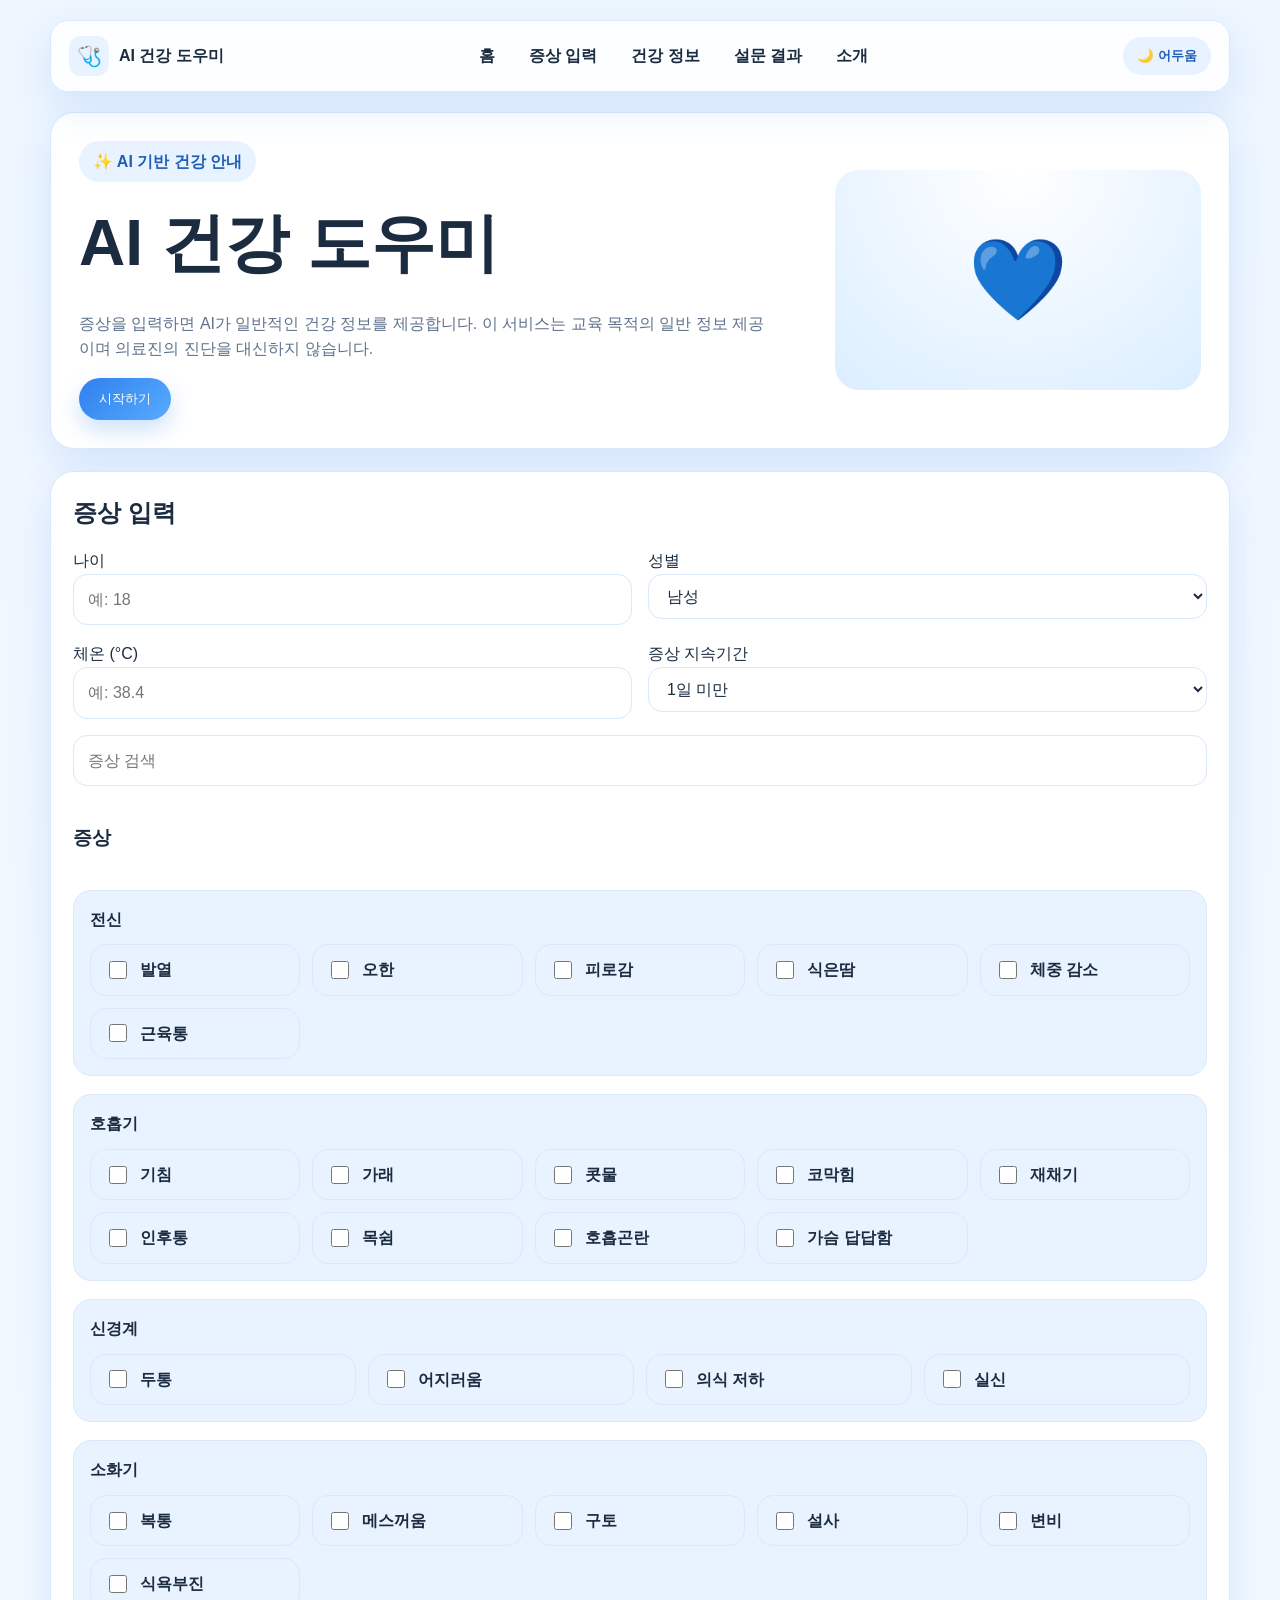
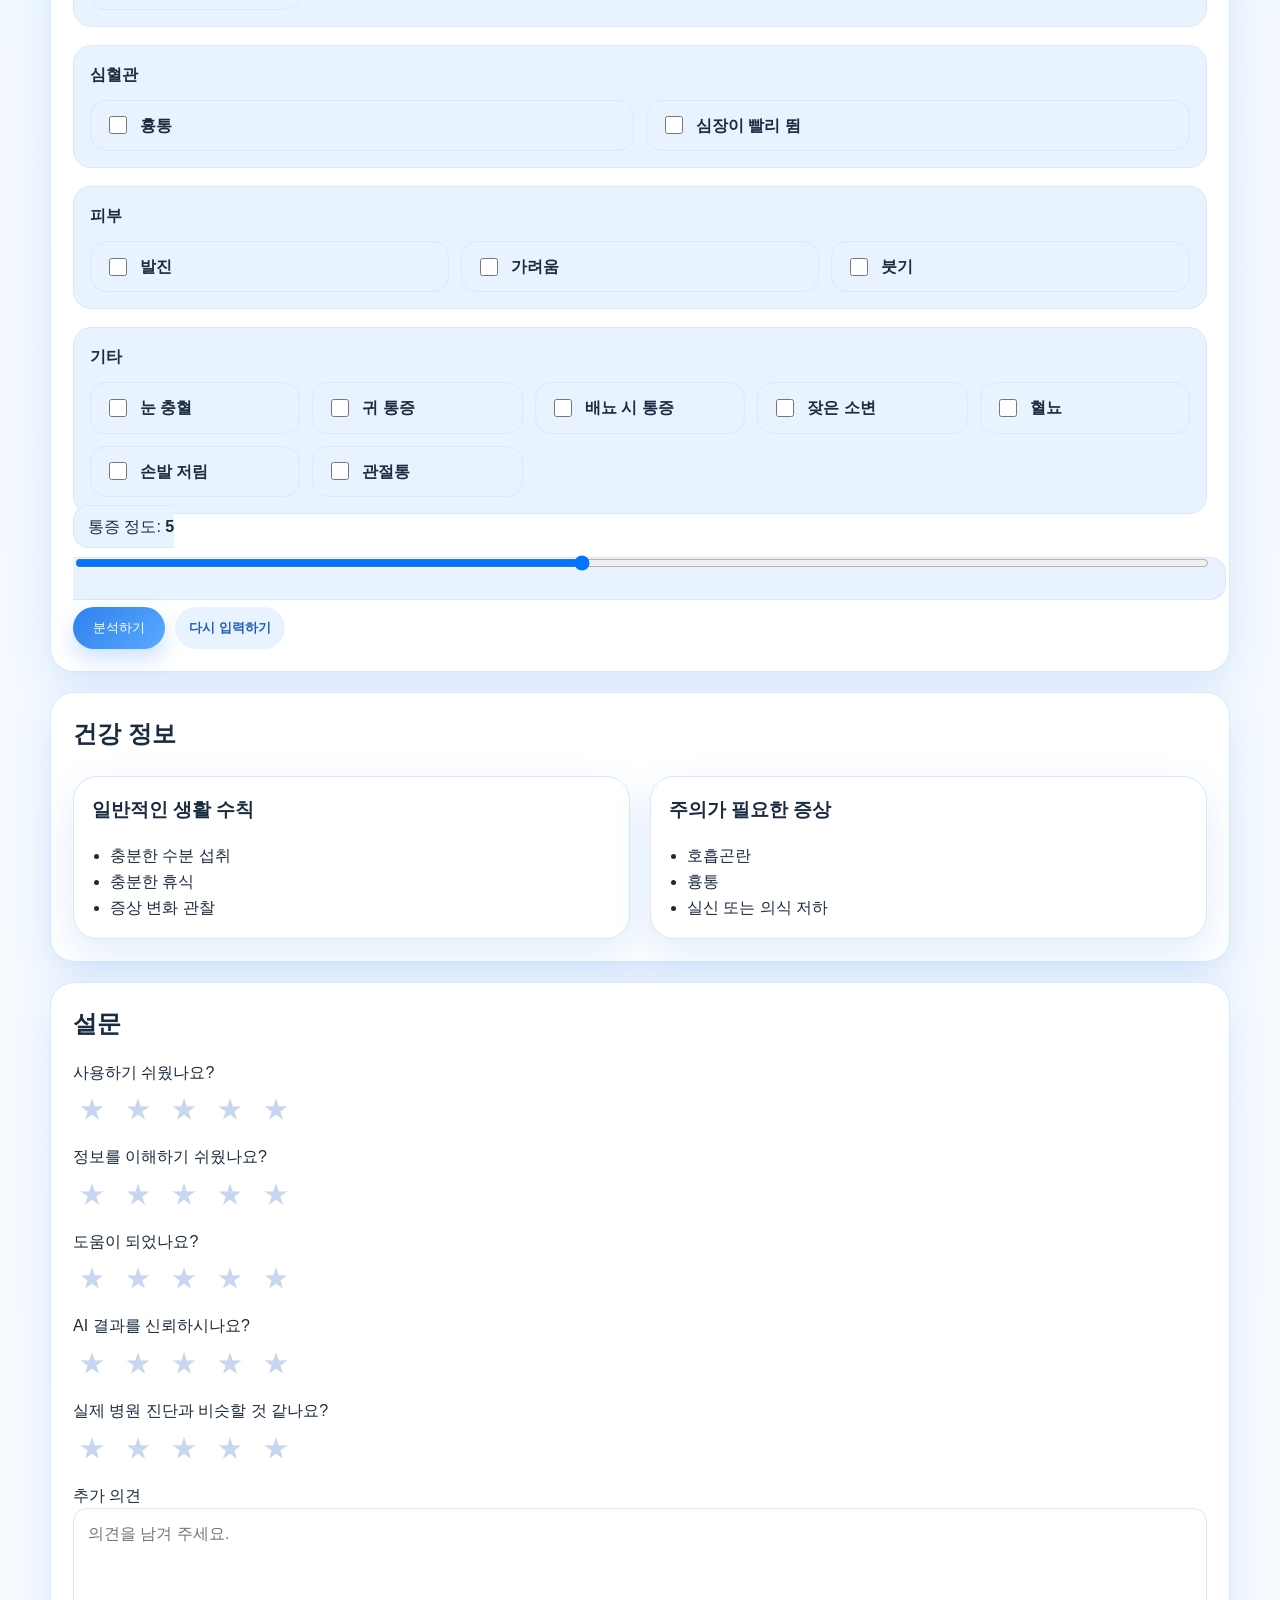
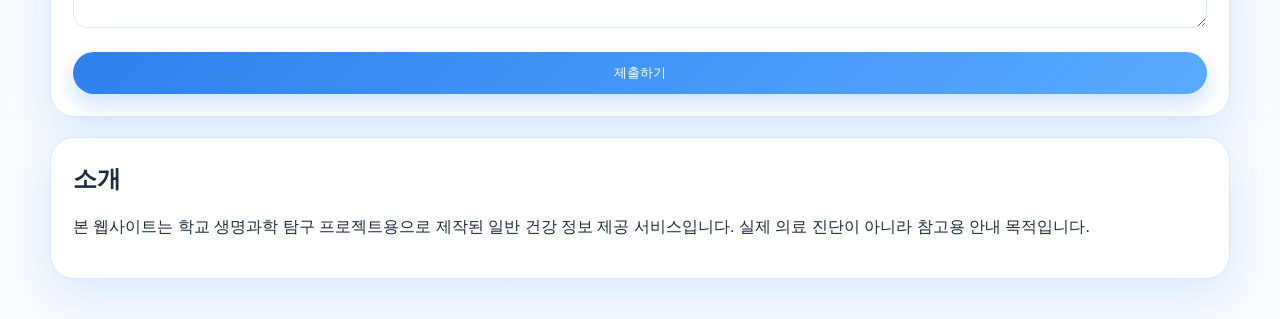
<file: index.html>
<!DOCTYPE html>
<html lang="ko">
<head>
  <meta charset="UTF-8" />
  <meta name="viewport" content="width=device-width, initial-scale=1.0" />
  <title>AI 건강 도우미</title>
  <link rel="stylesheet" href="style.css" />
</head>
<body>
  <div class="loader" id="loader">
    <div class="loader-spinner"></div>
  </div>

  <div class="page-shell">
    <nav class="topbar">
      <div class="brand">
        <div class="logo">🩺</div>
        <span>AI 건강 도우미</span>
      </div>

      <div class="nav-links">
        <a href="#home">홈</a>
        <a href="#symptomForm">증상 입력</a>
        <a href="#healthInfo">건강 정보</a>
        <a href="#surveySection">설문 결과</a>
        <a href="#about">소개</a>
      </div>

      <div class="nav-actions">
        <button id="themeBtn" class="icon-btn" type="button">🌙 어두움</button>
      </div>
    </nav>

    <header class="hero-card" id="home">
      <div class="hero-copy">
        <span class="pill">✨ AI 기반 건강 안내</span>
        <h1>AI 건강 도우미</h1>
        <p>
          증상을 입력하면 AI가 일반적인 건강 정보를 제공합니다.
          이 서비스는 교육 목적의 일반 정보 제공이며 의료진의 진단을 대신하지 않습니다.
        </p>
        <button id="startBtn" type="button" class="primary-btn">시작하기</button>
      </div>
      <div class="hero-icon" aria-hidden="true">💙</div>
    </header>

    <main class="content-grid">
      <section class="card" id="symptomForm">
        <div class="section-title">
          <h2>증상 입력</h2>
        </div>

        <div class="form-grid">
          <label>
            <span>나이</span>
            <input id="ageInput" type="number" min="0" max="120" placeholder="예: 18" />
          </label>
          <label>
            <span>성별</span>
            <select id="genderSelect">
              <option value="남성">남성</option>
              <option value="여성">여성</option>
              <option value="기타">기타</option>
            </select>
          </label>
          <label>
            <span>체온 (°C)</span>
            <input id="tempInput" type="number" step="0.1" min="30" max="45" placeholder="예: 38.4" />
          </label>
          <label>
            <span>증상 지속기간</span>
            <select id="durationSelect">
              <option value="1일 미만">1일 미만</option>
              <option value="1–3일">1–3일</option>
              <option value="4–7일">4–7일</option>
              <option value="1주 이상">1주 이상</option>
            </select>
          </label>
        </div>

        <div class="search-box" style="margin-top:16px;">
          <input id="symptomSearch" type="search" placeholder="증상 검색" />
        </div>

        <div class="section-title" style="margin-top:18px;">
          <h3>증상</h3>
        </div>

        <div class="symptom-group">
          <h4>전신</h4>
          <div class="symptom-grid">
            <label class="symptom-item"><input type="checkbox" value="발열" /> 발열</label>
            <label class="symptom-item"><input type="checkbox" value="오한" /> 오한</label>
            <label class="symptom-item"><input type="checkbox" value="피로감" /> 피로감</label>
            <label class="symptom-item"><input type="checkbox" value="식은땀" /> 식은땀</label>
            <label class="symptom-item"><input type="checkbox" value="체중 감소" /> 체중 감소</label>
            <label class="symptom-item"><input type="checkbox" value="근육통" /> 근육통</label>
          </div>
        </div>

        <div class="symptom-group">
          <h4>호흡기</h4>
          <div class="symptom-grid">
            <label class="symptom-item"><input type="checkbox" value="기침" /> 기침</label>
            <label class="symptom-item"><input type="checkbox" value="가래" /> 가래</label>
            <label class="symptom-item"><input type="checkbox" value="콧물" /> 콧물</label>
            <label class="symptom-item"><input type="checkbox" value="코막힘" /> 코막힘</label>
            <label class="symptom-item"><input type="checkbox" value="재채기" /> 재채기</label>
            <label class="symptom-item"><input type="checkbox" value="인후통" /> 인후통</label>
            <label class="symptom-item"><input type="checkbox" value="목쉼" /> 목쉼</label>
            <label class="symptom-item"><input type="checkbox" value="호흡곤란" /> 호흡곤란</label>
            <label class="symptom-item"><input type="checkbox" value="가슴 답답함" /> 가슴 답답함</label>
          </div>
        </div>

        <div class="symptom-group">
          <h4>신경계</h4>
          <div class="symptom-grid">
            <label class="symptom-item"><input type="checkbox" value="두통" /> 두통</label>
            <label class="symptom-item"><input type="checkbox" value="어지러움" /> 어지러움</label>
            <label class="symptom-item"><input type="checkbox" value="의식 저하" /> 의식 저하</label>
            <label class="symptom-item"><input type="checkbox" value="실신" /> 실신</label>
          </div>
        </div>

        <div class="symptom-group">
          <h4>소화기</h4>
          <div class="symptom-grid">
            <label class="symptom-item"><input type="checkbox" value="복통" /> 복통</label>
            <label class="symptom-item"><input type="checkbox" value="메스꺼움" /> 메스꺼움</label>
            <label class="symptom-item"><input type="checkbox" value="구토" /> 구토</label>
            <label class="symptom-item"><input type="checkbox" value="설사" /> 설사</label>
            <label class="symptom-item"><input type="checkbox" value="변비" /> 변비</label>
            <label class="symptom-item"><input type="checkbox" value="식욕부진" /> 식욕부진</label>
          </div>
        </div>

        <div class="symptom-group">
          <h4>심혈관</h4>
          <div class="symptom-grid">
            <label class="symptom-item"><input type="checkbox" value="흉통" /> 흉통</label>
            <label class="symptom-item"><input type="checkbox" value="심장이 빨리 뜀" /> 심장이 빨리 뜀</label>
          </div>
        </div>

        <div class="symptom-group">
          <h4>피부</h4>
          <div class="symptom-grid">
            <label class="symptom-item"><input type="checkbox" value="발진" /> 발진</label>
            <label class="symptom-item"><input type="checkbox" value="가려움" /> 가려움</label>
            <label class="symptom-item"><input type="checkbox" value="붓기" /> 붓기</label>
          </div>
        </div>

        <div class="symptom-group">
          <h4>기타</h4>
          <div class="symptom-grid">
            <label class="symptom-item"><input type="checkbox" value="눈 충혈" /> 눈 충혈</label>
            <label class="symptom-item"><input type="checkbox" value="귀 통증" /> 귀 통증</label>
            <label class="symptom-item"><input type="checkbox" value="배뇨 시 통증" /> 배뇨 시 통증</label>
            <label class="symptom-item"><input type="checkbox" value="잦은 소변" /> 잦은 소변</label>
            <label class="symptom-item"><input type="checkbox" value="혈뇨" /> 혈뇨</label>
            <label class="symptom-item"><input type="checkbox" value="손발 저림" /> 손발 저림</label>
            <label class="symptom-item"><input type="checkbox" value="관절통" /> 관절통</label>
          </div>
        </div>

        <label class="range-wrap">
          <span>통증 정도: <strong id="painValue">5</strong></span>
          <input id="painSlider" type="range" min="1" max="10" value="5" />
        </label>

        <div class="action-row">
          <button id="analyzeBtn" type="button" class="primary-btn">분석하기</button>
          <button id="resetBtn" type="button" class="secondary-btn">다시 입력하기</button>
        </div>
      </section>

      <section class="card hidden" id="resultCard">
        <div class="section-title">
          <h2>분석 결과</h2>
        </div>

        <div id="emergencyNotice" class="hidden"></div>

        <div class="info-grid">
          <article class="info-card">
            <h3>가능성 있는 질환</h3>
            <p id="resultDiseases">-</p>
          </article>
          <article class="info-card">
            <h3>위험도</h3>
            <p id="resultRisk">-</p>
          </article>
          <article class="info-card">
            <h3>건강관리 방법</h3>
            <div id="resultManagement"></div>
          </article>
          <article class="info-card">
            <h3>병원 방문이 필요한 경우</h3>
            <div id="resultHospital"></div>
          </article>
          <article class="info-card">
            <h3>일반적인 의약품 성분</h3>
            <p id="resultDrugs">-</p>
          </article>
          <article class="info-card">
            <h3>주의사항</h3>
            <p id="resultWarning">-</p>
          </article>
        </div>

        <p class="disclaimer" id="disclaimer">
          본 결과는 일반적인 건강 정보이며 의료진의 진단을 대신하지 않습니다.
        </p>
      </section>

      <section class="card" id="healthInfo">
        <div class="section-title">
          <h2>건강 정보</h2>
        </div>
        <div class="info-grid">
          <article class="info-card">
            <h3>일반적인 생활 수칙</h3>
            <ul>
              <li>충분한 수분 섭취</li>
              <li>충분한 휴식</li>
              <li>증상 변화 관찰</li>
            </ul>
          </article>
          <article class="info-card">
            <h3>주의가 필요한 증상</h3>
            <ul>
              <li>호흡곤란</li>
              <li>흉통</li>
              <li>실신 또는 의식 저하</li>
            </ul>
          </article>
        </div>
      </section>

      <section class="card" id="surveySection">
        <div class="section-title">
          <h2>설문</h2>
        </div>

        <form id="surveyForm" class="survey-grid">
          <div>
            <label>사용하기 쉬웠나요?</label>
            <div class="star-row" data-question="ease"></div>
          </div>
          <div>
            <label>정보를 이해하기 쉬웠나요?</label>
            <div class="star-row" data-question="understand"></div>
          </div>
          <div>
            <label>도움이 되었나요?</label>
            <div class="star-row" data-question="helpful"></div>
          </div>
          <div>
            <label>AI 결과를 신뢰하시나요?</label>
            <div class="star-row" data-question="trust"></div>
          </div>
          <div>
            <label>실제 병원 진단과 비슷할 것 같나요?</label>
            <div class="star-row" data-question="similarity"></div>
          </div>
          <label>
            <span>추가 의견</span>
            <textarea id="commentInput" class="comment-box" placeholder="의견을 남겨 주세요."></textarea>
          </label>

          <button type="submit" class="primary-btn">제출하기</button>
          <p id="thankYou" class="thank-you hidden">감사합니다! 응답이 저장되었습니다.</p>
        </form>
      </section>

      <section class="card" id="about">
        <div class="section-title">
          <h2>소개</h2>
        </div>
        <p>
          본 웹사이트는 학교 생명과학 탐구 프로젝트용으로 제작된 일반 건강 정보 제공 서비스입니다.
          실제 의료 진단이 아니라 참고용 안내 목적입니다.
        </p>
      </section>
    </main>
  </div>

  <script src="script.js"></script>
</body>
</html>
</file>
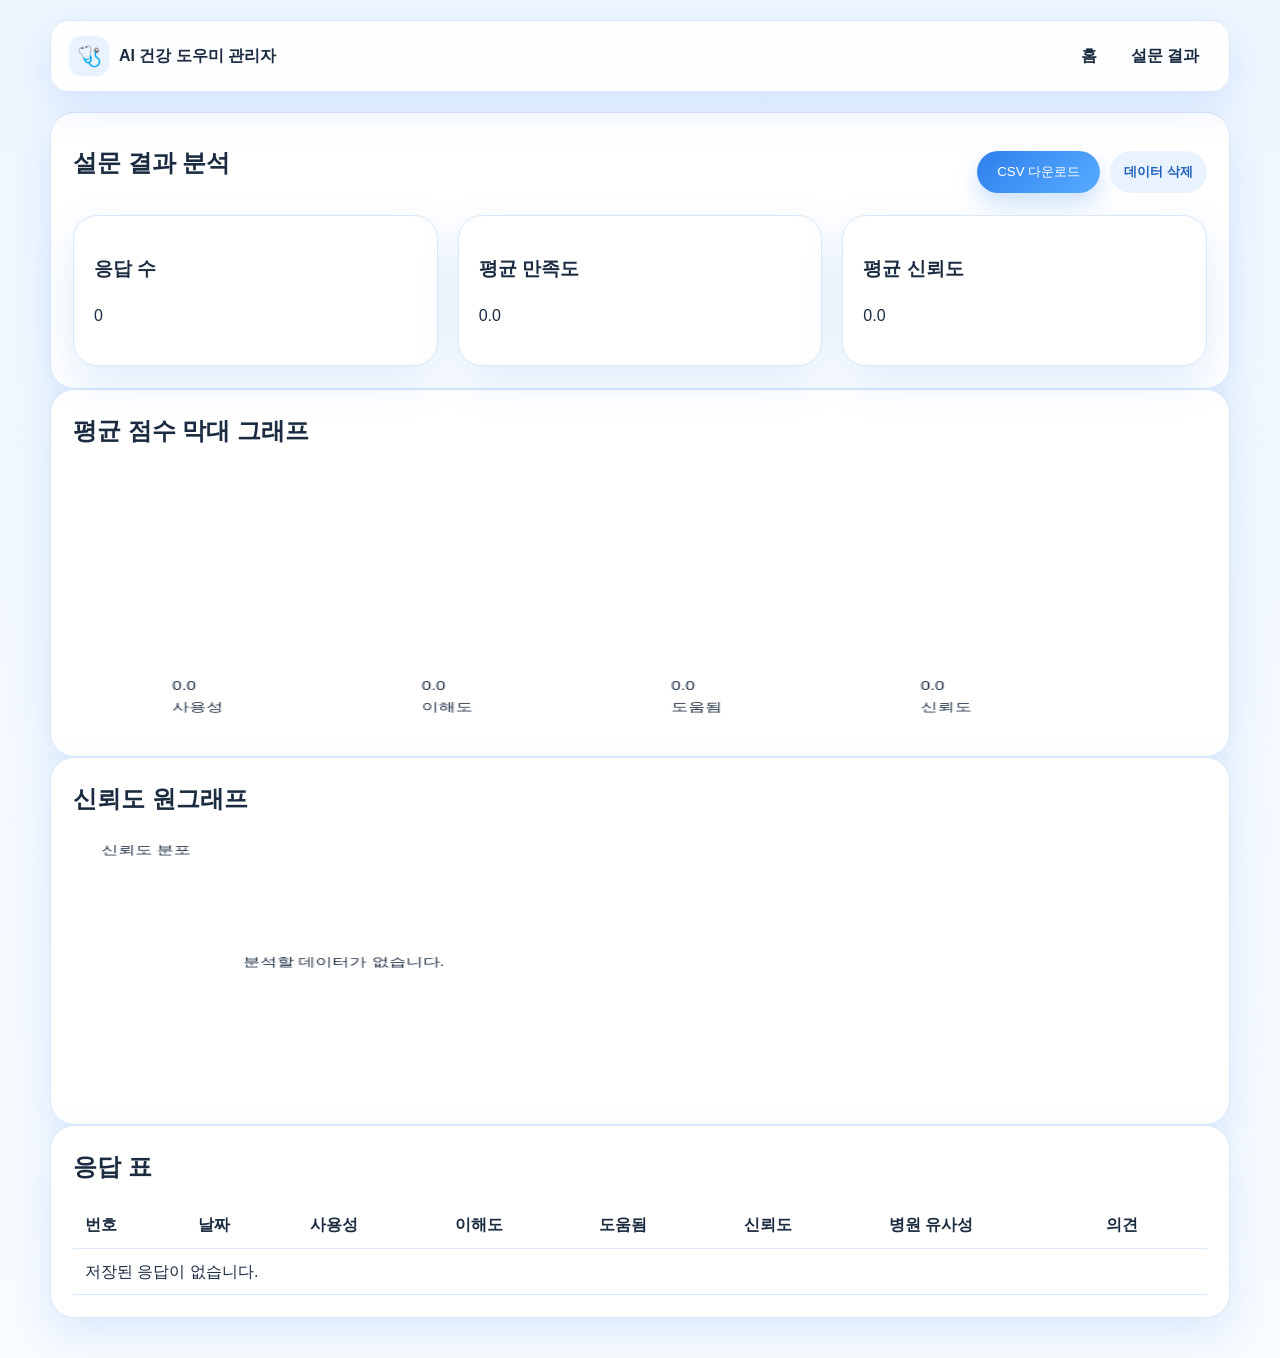
<file: admin.html>
<!DOCTYPE html>
<html lang="ko">
<head>
  <meta charset="UTF-8" />
  <meta name="viewport" content="width=device-width, initial-scale=1.0" />
  <title>AI 건강 도우미 관리자</title>
  <link rel="stylesheet" href="style.css" />
</head>
<body>
  <div class="page-shell">
    <nav class="topbar">
      <div class="brand">
        <div class="logo">🩺</div>
        <span>AI 건강 도우미 관리자</span>
      </div>
      <div class="nav-links">
        <a href="index.html">홈</a>
        <a href="admin.html">설문 결과</a>
      </div>
    </nav>

    <section class="card">
      <div class="section-title">
        <h2>설문 결과 분석</h2>
        <div class="action-row">
          <button id="downloadCsvBtn" class="primary-btn">CSV 다운로드</button>
          <button id="deleteDataBtn" class="ghost-btn">데이터 삭제</button>
        </div>
      </div>

      <div class="admin-grid">
        <div class="stat-card">
          <h3>응답 수</h3>
          <p id="responseCount">0</p>
        </div>
        <div class="stat-card">
          <h3>평균 만족도</h3>
          <p id="avgSatisfaction">0.0</p>
        </div>
        <div class="stat-card">
          <h3>평균 신뢰도</h3>
          <p id="avgTrust">0.0</p>
        </div>
      </div>
    </section>

    <section class="card">
      <div class="section-title">
        <h2>평균 점수 막대 그래프</h2>
      </div>
      <div class="chart-box">
        <canvas id="barChart" width="800" height="260"></canvas>
      </div>
    </section>

    <section class="card">
      <div class="section-title">
        <h2>신뢰도 원그래프</h2>
      </div>
      <div class="chart-box">
        <canvas id="pieChart" width="800" height="260"></canvas>
      </div>
    </section>

    <section class="card">
      <div class="section-title">
        <h2>응답 표</h2>
      </div>
      <div class="table-wrap">
        <table>
          <thead>
            <tr>
              <th>번호</th>
              <th>날짜</th>
              <th>사용성</th>
              <th>이해도</th>
              <th>도움됨</th>
              <th>신뢰도</th>
              <th>병원 유사성</th>
              <th>의견</th>
            </tr>
          </thead>
          <tbody id="surveyTableBody"></tbody>
        </table>
      </div>
    </section>
  </div>

  <script src="script.js"></script>
</body>
</html>
</file>
<file: style.css>
* {
  box-sizing: border-box;
}

:root {
  --bg: #f4f9ff;
  --card: #ffffff;
  --primary: #2f80ed;
  --primary-dark: #1f5fb8;
  --accent: #e9f3ff;
  --text: #1b2b40;
  --muted: #5e728c;
  --border: #d9e8fb;
  --shadow: 0 16px 40px rgba(47, 128, 237, 0.14);
  --danger: #e53935;
  --danger-bg: #fff1f1;
}

body {
  margin: 0;
  font-family: "Segoe UI", Arial, sans-serif;
  line-height: 1.6;
  background: linear-gradient(180deg, #eef6ff 0%, #f8fbff 100%);
  color: var(--text);
  transition: background 0.3s ease, color 0.3s ease;
}

body.dark-mode {
  --bg: #0d1a2b;
  --card: #13283e;
  --primary: #72b0ff;
  --primary-dark: #dff0ff;
  --accent: #1a3350;
  --text: #f4f8ff;
  --muted: #a7bccf;
  --border: #233d5c;
  --shadow: 0 16px 36px rgba(0, 0, 0, 0.35);
  --danger-bg: #3a1820;
}

html {
  scroll-behavior: smooth;
}

body.loading .page-shell {
  opacity: 0.4;
}

.page-shell {
  width: min(1180px, calc(100% - 24px));
  margin: 0 auto;
  padding: 20px 0 40px;
}

.topbar {
  position: sticky;
  top: 0;
  z-index: 10;
  display: flex;
  align-items: center;
  justify-content: space-between;
  gap: 14px;
  padding: 14px 18px;
  margin-bottom: 20px;
  background: rgba(255, 255, 255, 0.88);
  backdrop-filter: blur(10px);
  border: 1px solid var(--border);
  border-radius: 18px;
  box-shadow: var(--shadow);
}

body.dark-mode .topbar {
  background: rgba(19, 40, 62, 0.9);
}

.brand {
  display: flex;
  align-items: center;
  gap: 10px;
  font-weight: 800;
}

.brand .logo {
  width: 40px;
  height: 40px;
  display: grid;
  place-items: center;
  border-radius: 12px;
  background: var(--accent);
  color: var(--primary);
  font-size: 1.25rem;
}

.nav-links {
  display: flex;
  gap: 10px;
  flex-wrap: wrap;
}

.nav-links a,
.icon-btn,
.primary-btn,
.secondary-btn,
.ghost-btn {
  border: none;
  cursor: pointer;
  border-radius: 999px;
  transition: transform 0.2s ease, box-shadow 0.2s ease, opacity 0.2s ease;
}

.nav-links a {
  text-decoration: none;
  color: var(--text);
  font-weight: 700;
  padding: 8px 12px;
}

.nav-links a:hover,
.icon-btn:hover,
.primary-btn:hover,
.secondary-btn:hover,
.ghost-btn:hover {
  transform: translateY(-2px);
}

.nav-actions {
  display: flex;
  align-items: center;
  gap: 10px;
}

.icon-btn,
.secondary-btn,
.ghost-btn {
  padding: 10px 14px;
  background: var(--accent);
  color: var(--primary-dark);
  font-weight: 700;
}

.primary-btn {
  padding: 12px 20px;
  background: linear-gradient(135deg, var(--primary), #58abff);
  color: #fff;
  box-shadow: 0 10px 22px rgba(47, 128, 237, 0.24);
}

.primary-btn:disabled {
  opacity: 0.7;
  cursor: not-allowed;
}

.hero-card,
.card,
.result-card,
.info-card,
.stat-card,
.chart-card {
  background: var(--card);
  border: 1px solid var(--border);
  border-radius: 24px;
  box-shadow: var(--shadow);
}

.hero-card {
  display: grid;
  grid-template-columns: 1.6fr 0.8fr;
  gap: 24px;
  align-items: center;
  padding: 28px;
  animation: fadeUp 0.8s ease;
}

.hero-copy h1 {
  margin: 10px 0;
  font-size: clamp(2.3rem, 5vw, 4rem);
}

.hero-copy p {
  color: var(--muted);
  max-width: 690px;
}

.pill {
  display: inline-flex;
  padding: 8px 14px;
  border-radius: 999px;
  background: var(--accent);
  color: var(--primary-dark);
  font-weight: 800;
}

.hero-icon {
  border-radius: 24px;
  min-height: 220px;
  display: grid;
  place-items: center;
  font-size: 5rem;
  background: radial-gradient(circle at top, #ffffff, #dbeeff);
}

body.dark-mode .hero-icon {
  background: radial-gradient(circle at top, #17304f, #0f1e33);
}

.section-title {
  display: flex;
  justify-content: space-between;
  align-items: center;
  gap: 10px;
  margin-bottom: 16px;
}

.section-title h2 {
  margin: 0;
}

.content-grid,
.info-grid,
.admin-grid {
  display: grid;
  gap: 20px;
  margin-top: 22px;
}

.content-grid {
  grid-template-columns: 1fr;
}

.form-grid {
  display: grid;
  grid-template-columns: repeat(2, minmax(0, 1fr));
  gap: 16px;
}

.search-box {
  display: flex;
  gap: 10px;
}

.search-box input,
input,
select,
textarea {
  width: 100%;
  border-radius: 14px;
  border: 1px solid var(--border);
  outline: none;
  padding: 12px 14px;
  font: inherit;
  background: var(--card);
  color: var(--text);
}

.search-box input:focus,
input:focus,
select:focus,
textarea:focus {
  border-color: var(--primary);
  box-shadow: 0 0 0 4px rgba(47, 128, 237, 0.16);
}

.card,
.result-card,
.info-card,
.stat-card,
.chart-card {
  padding: 22px;
  animation: fadeUp 0.75s ease;
}

.symptom-group {
  margin-top: 18px;
  padding: 16px;
  border: 1px solid var(--border);
  border-radius: 18px;
  background: var(--accent);
}

.symptom-group h4 {
  margin: 0 0 12px;
}

.symptom-grid {
  display: grid;
  grid-template-columns: repeat(auto-fit, minmax(180px, 1fr));
  gap: 12px;
}

.symptom-item {
  display: grid;
  grid-template-columns: auto 1fr;
  align-items: center;
  gap: 10px;
  padding: 12px 14px;
  border-radius: 16px;
  background: var(--accent);
  border: 1px solid var(--border);
  font-weight: 700;
}

.symptom-item.hidden,
.symptom-group.hidden {
  display: none;
}

.symptom-item input {
  width: 18px;
  height: 18px;
  accent-color: var(--primary);
}

.range-wrap {
  margin-top: 18px;
  padding: 12px 14px;
  border-radius: 16px;
  background: var(--accent);
  border: 1px solid var(--border);
}

.action-row {
  display: flex;
  gap: 10px;
  margin-top: 16px;
  flex-wrap: wrap;
}

.result-card {
  border-width: 2px;
}

.result-card.emergency {
  background: var(--danger-bg);
  border-color: var(--danger);
}

.result-card h3,
.result-card h4,
.info-card h3 {
  margin-top: 0;
}

.disclaimer {
  color: var(--muted);
  font-size: 0.95rem;
  margin-top: 12px;
}

.inline-list {
  padding-left: 18px;
  margin: 6px 0;
}

.survey-grid {
  display: grid;
  gap: 16px;
}

.star-row {
  display: flex;
  align-items: center;
  gap: 8px;
  margin-top: 6px;
}

.star {
  border: none;
  background: transparent;
  cursor: pointer;
  font-size: 1.6rem;
  color: #c7d7ef;
  transition: transform 0.18s ease, color 0.18s ease;
}

.star.active {
  color: #f6c445;
}

.star:hover {
  transform: scale(1.08);
}

.comment-box {
  min-height: 120px;
  resize: vertical;
}

.thank-you {
  margin-top: 12px;
  font-weight: 800;
  color: var(--primary-dark);
}

.info-grid {
  grid-template-columns: repeat(auto-fit, minmax(240px, 1fr));
}

.info-card {
  padding: 18px;
}

.info-card ul {
  margin: 0;
  padding-left: 18px;
}

.admin-grid {
  grid-template-columns: repeat(auto-fit, minmax(220px, 1fr));
}

.stat-card,
.chart-card {
  padding: 20px;
}

.chart-box {
  width: 100%;
  min-height: 260px;
}

.chart-box canvas {
  width: 100%;
  height: 260px;
}

.table-wrap {
  overflow-x: auto;
}

.table-wrap table {
  width: 100%;
  border-collapse: collapse;
}

.table-wrap th,
.table-wrap td {
  padding: 10px 12px;
  text-align: left;
  border-bottom: 1px solid var(--border);
}

.hidden {
  display: none;
}

.loader {
  position: fixed;
  inset: 0;
  background: rgba(9, 18, 33, 0.42);
  display: none;
  place-items: center;
  z-index: 30;
}

.loader.show {
  display: grid;
}

.loader-spinner {
  width: 56px;
  height: 56px;
  border: 5px solid rgba(255, 255, 255, 0.4);
  border-top-color: #fff;
  border-radius: 50%;
  animation: spin 0.9s linear infinite;
}

@keyframes fadeUp {
  from {
    opacity: 0;
    transform: translateY(10px);
  }
  to {
    opacity: 1;
    transform: translateY(0);
  }
}

@keyframes spin {
  to {
    transform: rotate(360deg);
  }
}

@media (max-width: 760px) {
  .topbar,
  .hero-card,
  .form-grid {
    grid-template-columns: 1fr;
  }

  .topbar {
    flex-direction: column;
    align-items: stretch;
  }

  .nav-actions,
  .search-box {
    width: 100%;
  }

  .nav-actions {
    justify-content: space-between;
  }

  .hero-card {
    padding: 22px;
  }
}
</file>
